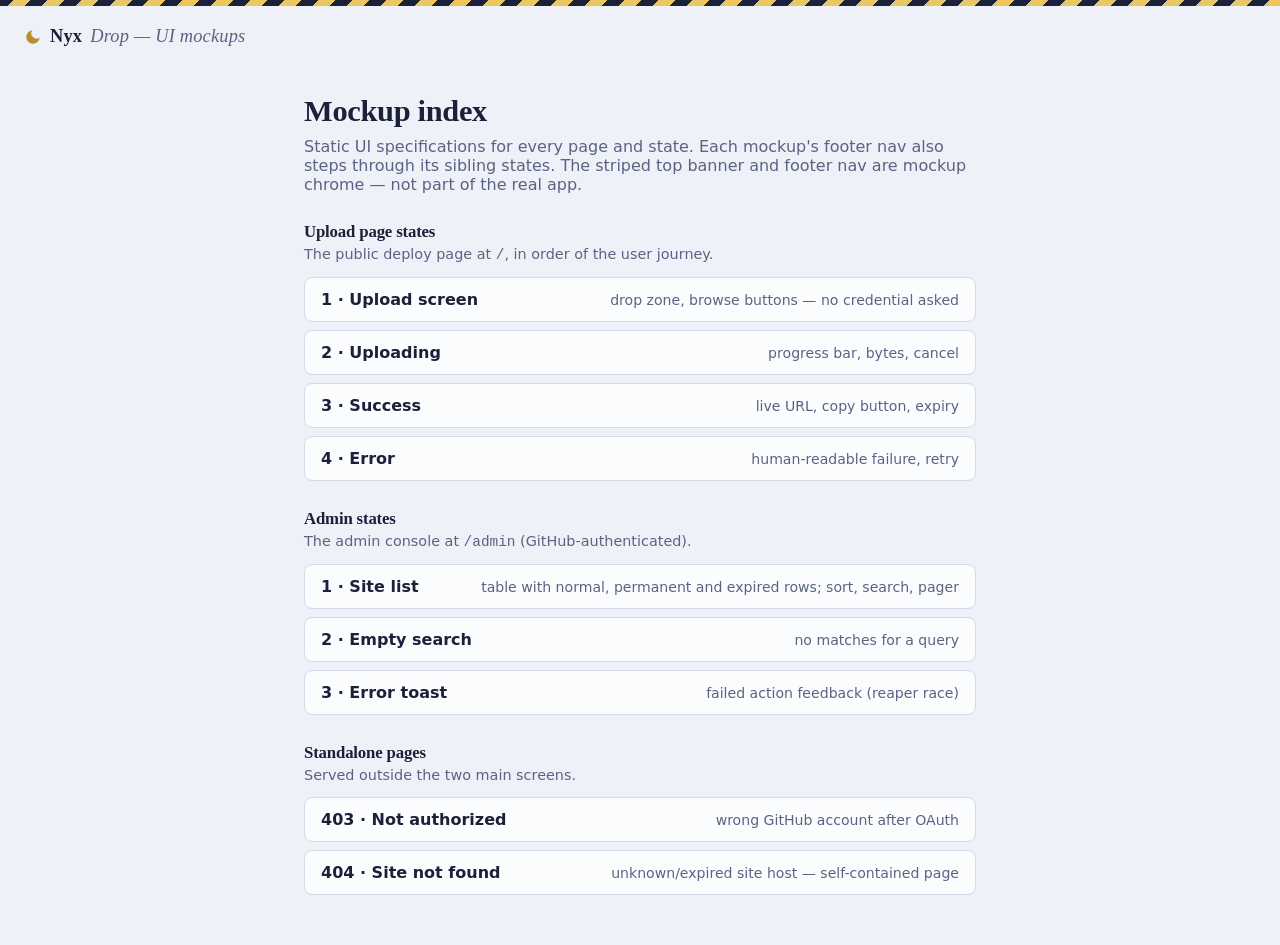
<file: docs/implementation/ui-mockups/index.html>
<!DOCTYPE html>
<html lang="en">
<head>
<meta charset="utf-8">
<meta name="viewport" content="width=device-width, initial-scale=1">
<title>Nyx Drop — UI mockup index</title>
<link rel="stylesheet" href="mockup.css">
<style>
  .group { margin-bottom: 28px; }
  .group h2 { font-size: 1.05rem; margin: 0 0 4px; }
  .group .desc { color: var(--muted); font-size: 0.9rem; margin: 0 0 14px; }
  ul.mocklist { list-style: none; margin: 0; padding: 0; display: flex; flex-direction: column; gap: 8px; }
  ul.mocklist li a {
    display: flex; justify-content: space-between; align-items: baseline; gap: 16px;
    padding: 12px 16px; border: 1px solid var(--border); border-radius: 8px;
    background: var(--surface); color: var(--text); text-decoration: none;
  }
  ul.mocklist li a:hover { border-color: var(--moon); }
  ul.mocklist .name { font-weight: 600; white-space: nowrap; }
  ul.mocklist .what { color: var(--muted); font-size: 0.88rem; text-align: right; }
</style>
</head>
<body>
<div class="mock-banner"></div>
<header><div class="wordmark"><svg class="logo" viewBox="0 0 24 24" aria-hidden="true"><path d="M21 12.8A9 9 0 1 1 11.2 3a7 7 0 0 0 9.8 9.8z"/></svg>Nyx <span class="dim">Drop — UI mockups</span></div></header>
<main>
  <h1>Mockup index</h1>
  <p class="sub">Static UI specifications for every page and state. Each mockup's footer
  nav also steps through its sibling states. The striped top banner and footer nav are
  mockup chrome — not part of the real app.</p>

  <div class="group">
    <h2>Upload page states</h2>
    <p class="desc">The public deploy page at <code>/</code>, in order of the user journey.</p>
    <ul class="mocklist">
      <li><a href="upload-1-dropzone.html"><span class="name">1 · Upload screen</span><span class="what">drop zone, browse buttons — no credential asked</span></a></li>
      <li><a href="upload-2-progress.html"><span class="name">2 · Uploading</span><span class="what">progress bar, bytes, cancel</span></a></li>
      <li><a href="upload-3-success.html"><span class="name">3 · Success</span><span class="what">live URL, copy button, expiry</span></a></li>
      <li><a href="upload-4-error.html"><span class="name">4 · Error</span><span class="what">human-readable failure, retry</span></a></li>
    </ul>
  </div>

  <div class="group">
    <h2>Admin states</h2>
    <p class="desc">The admin console at <code>/admin</code> (GitHub-authenticated).</p>
    <ul class="mocklist">
      <li><a href="admin-1-list.html"><span class="name">1 · Site list</span><span class="what">table with normal, permanent and expired rows; sort, search, pager</span></a></li>
      <li><a href="admin-2-empty.html"><span class="name">2 · Empty search</span><span class="what">no matches for a query</span></a></li>
      <li><a href="admin-3-error.html"><span class="name">3 · Error toast</span><span class="what">failed action feedback (reaper race)</span></a></li>
    </ul>
  </div>

  <div class="group">
    <h2>Standalone pages</h2>
    <p class="desc">Served outside the two main screens.</p>
    <ul class="mocklist">
      <li><a href="unauthorized.html"><span class="name">403 · Not authorized</span><span class="what">wrong GitHub account after OAuth</span></a></li>
      <li><a href="notfound.html"><span class="name">404 · Site not found</span><span class="what">unknown/expired site host — self-contained page</span></a></li>
    </ul>
  </div>
</main>
</body>
</html>
</file>
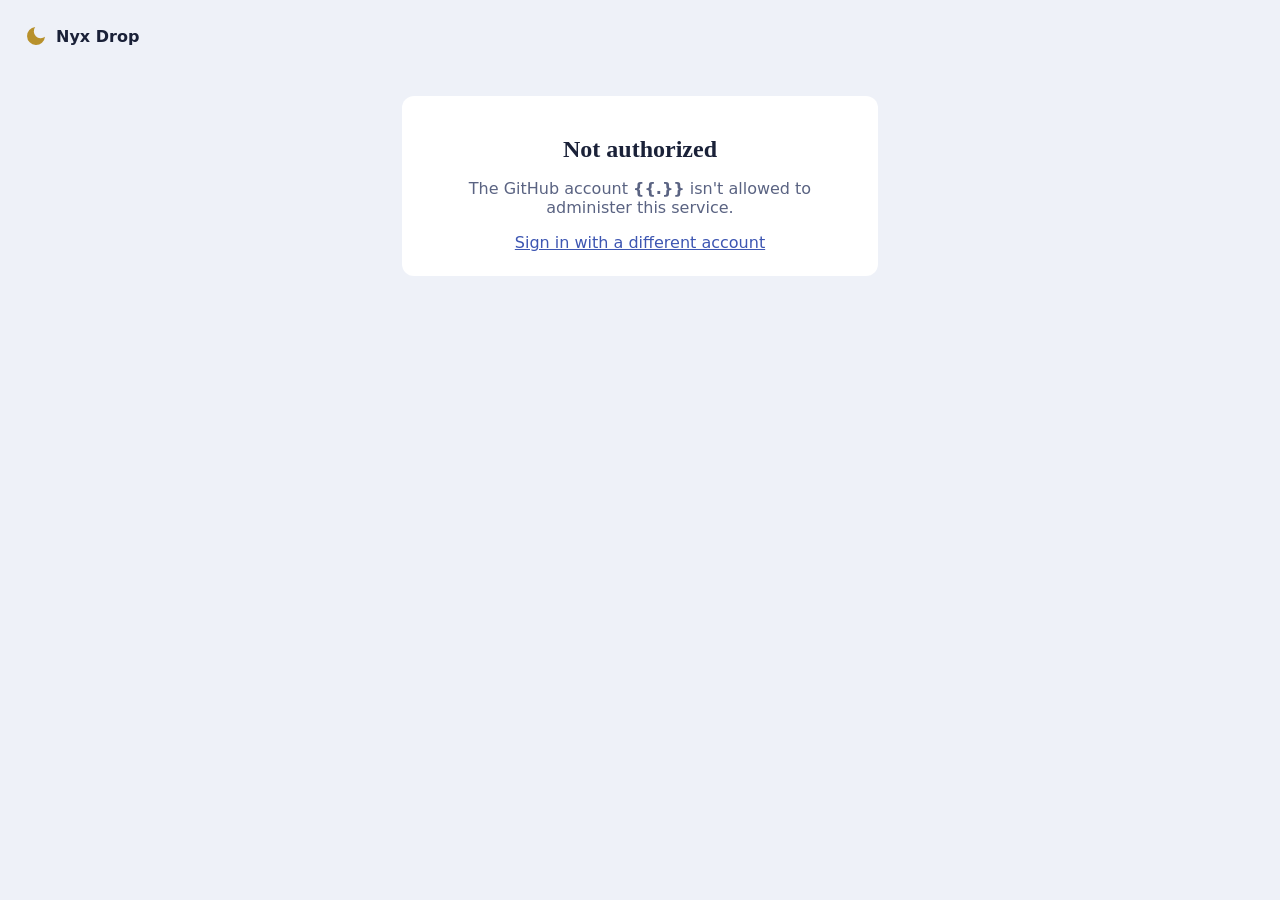
<file: web/unauthorized.html>
<!DOCTYPE html>
<html lang="en">
<head>
<meta charset="utf-8">
<meta name="viewport" content="width=device-width, initial-scale=1">
<title>Nyx Drop — Not authorized</title>
<style>
  :root {
    --bg: #eef1f8; --surface: #fff; --text: #1a2138; --muted: #5a6382; --moon: #b8912c; --link: #3d56b2;
  }
  @media (prefers-color-scheme: dark) {
    :root {
      --bg: #0c111f; --surface: #151c2f; --text: #e9ecf6; --muted: #98a1bd; --moon: #e9c763; --link: #9db0f2;
    }
  }
  body { margin: 0; padding: 24px; background: var(--bg); color: var(--text); font-family: system-ui, sans-serif; }
  header { display: flex; align-items: center; gap: 8px; font-weight: 600; }
  svg { width: 24px; height: 24px; fill: var(--moon); }
  main { max-width: 42ch; margin: 48px auto; padding: 24px; border-radius: 12px; background: var(--surface); text-align: center; }
  h1 { font: 600 1.5rem ui-serif, Georgia, serif; }
  p { color: var(--muted); overflow-wrap: anywhere; }
  a { color: var(--link); }
</style>
</head>
<body>
<header><svg viewBox="0 0 24 24" aria-hidden="true"><path d="M21 12.8A9 9 0 1 1 11.2 3a7 7 0 0 0 9.8 9.8z"/></svg>Nyx Drop</header>
<main>
  <h1>Not authorized</h1>
  <p>The GitHub account <strong>{{.}}</strong> isn't allowed to administer this service.</p>
  <a href="/auth/login">Sign in with a different account</a>
</main>
</body>
</html>
</file>
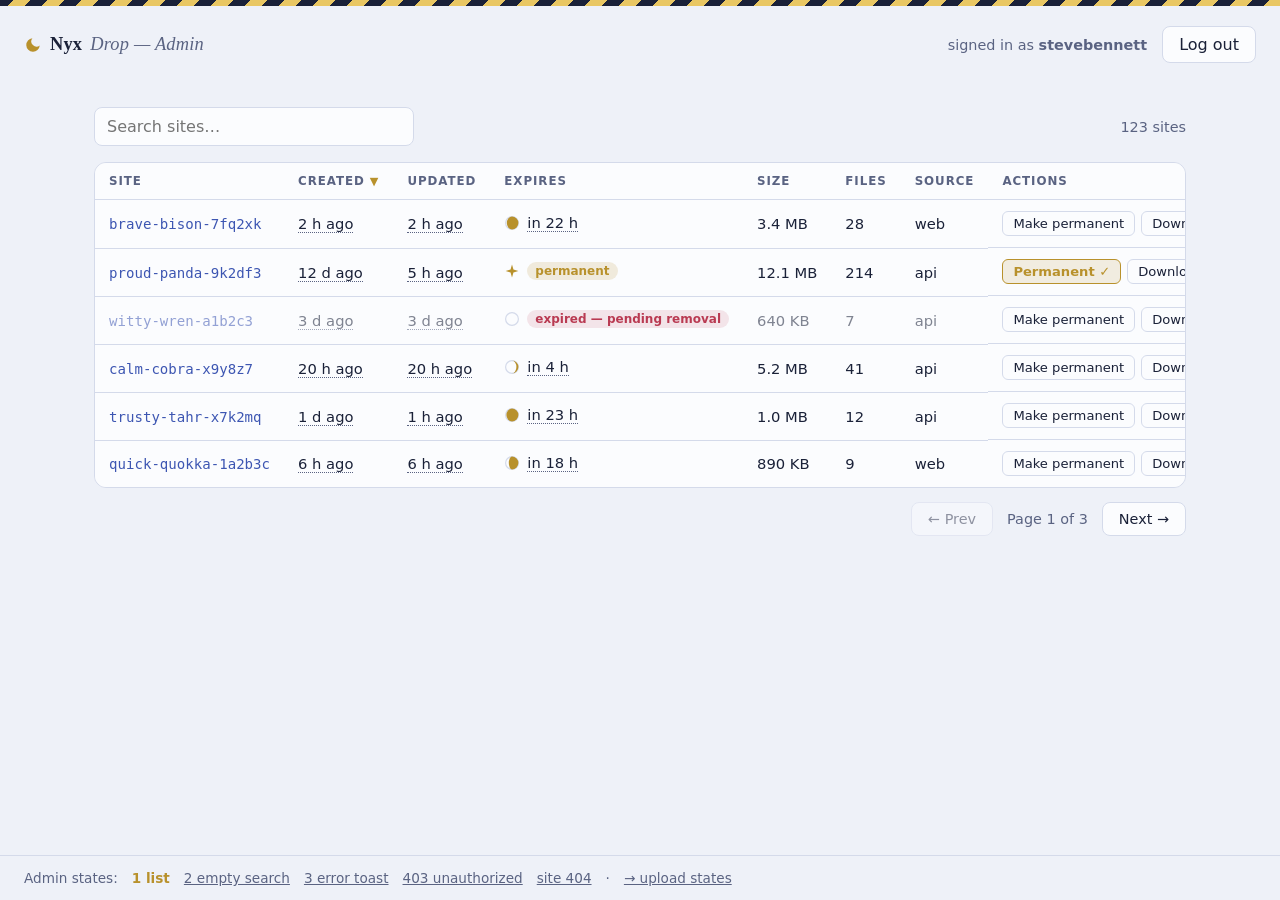
<file: docs/implementation/ui-mockups/admin-1-list.html>
<!DOCTYPE html>
<html lang="en">
<head>
<meta charset="utf-8">
<meta name="viewport" content="width=device-width, initial-scale=1">
<title>Nyx Drop — mockup: admin site list</title>
<link rel="stylesheet" href="mockup.css">
</head>
<body>
<div class="mock-banner"></div>
<header class="admin-header">
  <div class="wordmark"><svg class="logo" viewBox="0 0 24 24" aria-hidden="true"><path d="M21 12.8A9 9 0 1 1 11.2 3a7 7 0 0 0 9.8 9.8z"/></svg>Nyx <span class="dim">Drop — Admin</span></div>
  <div>
    <span class="who">signed in as <strong>stevebennett</strong></span>
    <button type="button">Log out</button>
  </div>
</header>
<main class="wide">
  <div class="toolbar">
    <input class="search" type="search" placeholder="Search sites…" aria-label="Search sites">
    <span class="count">123 sites</span>
  </div>

  <div class="table-wrap">
    <table class="sites">
      <thead>
        <tr>
          <th class="sortable">Site</th>
          <th class="sortable">Created <span class="arrow">▼</span></th>
          <th>Updated</th>
          <th class="sortable">Expires</th>
          <th>Size</th>
          <th>Files</th>
          <th>Source</th>
          <th>Actions</th>
        </tr>
      </thead>
      <tbody>
        <tr>
          <td><a class="slug" href="#" target="_blank">brave-bison-7fq2xk</a></td>
          <td><span class="rel" title="2026-07-09T10:12:44Z">2 h ago</span></td>
          <td><span class="rel" title="2026-07-09T10:12:44Z">2 h ago</span></td>
          <td><span class="life"><svg class="moon" viewBox="0 0 20 20" aria-hidden="true"><circle class="disc" cx="10" cy="10" r="8"/><path class="lit" d="M10 2 A8 8 0 0 1 10 18 A6.5 8 0 0 1 10 2"/></svg><span class="rel" title="2026-07-10T10:12:44Z">in 22 h</span></span></td>
          <td class="num">3.4 MB</td>
          <td class="num">28</td>
          <td>web</td>
          <td class="actions">
            <button type="button" class="btn-sm">Make permanent</button>
            <a class="btn btn-sm" href="#">Download</a>
            <button type="button" class="btn-sm btn-danger">Delete</button>
          </td>
        </tr>
        <tr>
          <td><a class="slug" href="#" target="_blank">proud-panda-9k2df3</a></td>
          <td><span class="rel" title="2026-06-27T08:00:12Z">12 d ago</span></td>
          <td><span class="rel" title="2026-07-09T07:31:02Z">5 h ago</span></td>
          <td><span class="life"><svg class="moon star" viewBox="0 0 20 20" aria-hidden="true"><path class="lit" d="M10 2 L11.8 8.2 18 10 11.8 11.8 10 18 8.2 11.8 2 10 8.2 8.2 Z"/></svg><span class="badge permanent">permanent</span></span></td>
          <td class="num">12.1 MB</td>
          <td class="num">214</td>
          <td>api</td>
          <td class="actions">
            <button type="button" class="btn-sm btn-pinned">Permanent ✓</button>
            <a class="btn btn-sm" href="#">Download</a>
            <button type="button" class="btn-sm btn-danger">Delete</button>
          </td>
        </tr>
        <tr class="dimmed">
          <td><a class="slug" href="#" target="_blank">witty-wren-a1b2c3</a></td>
          <td><span class="rel" title="2026-07-06T09:44:00Z">3 d ago</span></td>
          <td><span class="rel" title="2026-07-06T09:44:00Z">3 d ago</span></td>
          <td class="keep"><span class="life"><svg class="moon dark" viewBox="0 0 20 20" aria-hidden="true"><circle class="disc" cx="10" cy="10" r="8"/></svg><span class="badge expired">expired — pending removal</span></span></td>
          <td class="num">640 KB</td>
          <td class="num">7</td>
          <td>api</td>
          <td class="actions keep">
            <button type="button" class="btn-sm">Make permanent</button>
            <a class="btn btn-sm" href="#">Download</a>
            <button type="button" class="btn-sm btn-danger">Delete</button>
          </td>
        </tr>
        <tr>
          <td><a class="slug" href="#" target="_blank">calm-cobra-x9y8z7</a></td>
          <td><span class="rel" title="2026-07-08T16:20:31Z">20 h ago</span></td>
          <td><span class="rel" title="2026-07-08T16:20:31Z">20 h ago</span></td>
          <td><span class="life"><svg class="moon" viewBox="0 0 20 20" aria-hidden="true"><circle class="disc" cx="10" cy="10" r="8"/><path class="lit" d="M10 2 A8 8 0 0 1 10 18 A5.5 8 0 0 0 10 2"/></svg><span class="rel" title="2026-07-09T16:20:31Z">in 4 h</span></span></td>
          <td class="num">5.2 MB</td>
          <td class="num">41</td>
          <td>api</td>
          <td class="actions">
            <button type="button" class="btn-sm">Make permanent</button>
            <a class="btn btn-sm" href="#">Download</a>
            <button type="button" class="btn-sm btn-danger">Delete</button>
          </td>
        </tr>
        <tr>
          <td><a class="slug" href="#" target="_blank">trusty-tahr-x7k2mq</a></td>
          <td><span class="rel" title="2026-07-08T12:00:00Z">1 d ago</span></td>
          <td><span class="rel" title="2026-07-09T11:02:13Z">1 h ago</span></td>
          <td><span class="life"><svg class="moon" viewBox="0 0 20 20" aria-hidden="true"><circle class="disc" cx="10" cy="10" r="8"/><path class="lit" d="M10 2 A8 8 0 0 1 10 18 A7 8 0 0 1 10 2"/></svg><span class="rel" title="2026-07-10T11:02:13Z">in 23 h</span></span></td>
          <td class="num">1.0 MB</td>
          <td class="num">12</td>
          <td>api</td>
          <td class="actions">
            <button type="button" class="btn-sm">Make permanent</button>
            <a class="btn btn-sm" href="#">Download</a>
            <button type="button" class="btn-sm btn-danger">Delete</button>
          </td>
        </tr>
        <tr>
          <td><a class="slug" href="#" target="_blank">quick-quokka-1a2b3c</a></td>
          <td><span class="rel" title="2026-07-09T06:05:58Z">6 h ago</span></td>
          <td><span class="rel" title="2026-07-09T06:05:58Z">6 h ago</span></td>
          <td><span class="life"><svg class="moon" viewBox="0 0 20 20" aria-hidden="true"><circle class="disc" cx="10" cy="10" r="8"/><path class="lit" d="M10 2 A8 8 0 0 1 10 18 A4 8 0 0 1 10 2"/></svg><span class="rel" title="2026-07-10T06:05:58Z">in 18 h</span></span></td>
          <td class="num">890 KB</td>
          <td class="num">9</td>
          <td>web</td>
          <td class="actions">
            <button type="button" class="btn-sm">Make permanent</button>
            <a class="btn btn-sm" href="#">Download</a>
            <button type="button" class="btn-sm btn-danger">Delete</button>
          </td>
        </tr>
      </tbody>
    </table>
  </div>

  <div class="pager">
    <button type="button" disabled>← Prev</button>
    <span>Page 1 of 3</span>
    <button type="button">Next →</button>
  </div>
</main>
<nav class="mock-nav">
  <span>Admin states:</span>
  <a class="current" href="admin-1-list.html">1 list</a>
  <a href="admin-2-empty.html">2 empty search</a>
  <a href="admin-3-error.html">3 error toast</a>
  <a href="unauthorized.html">403 unauthorized</a>
  <a href="notfound.html">site 404</a>
  <span>·</span>
  <a href="upload-1-dropzone.html">→ upload states</a>
</nav>
</body>
</html>
</file>
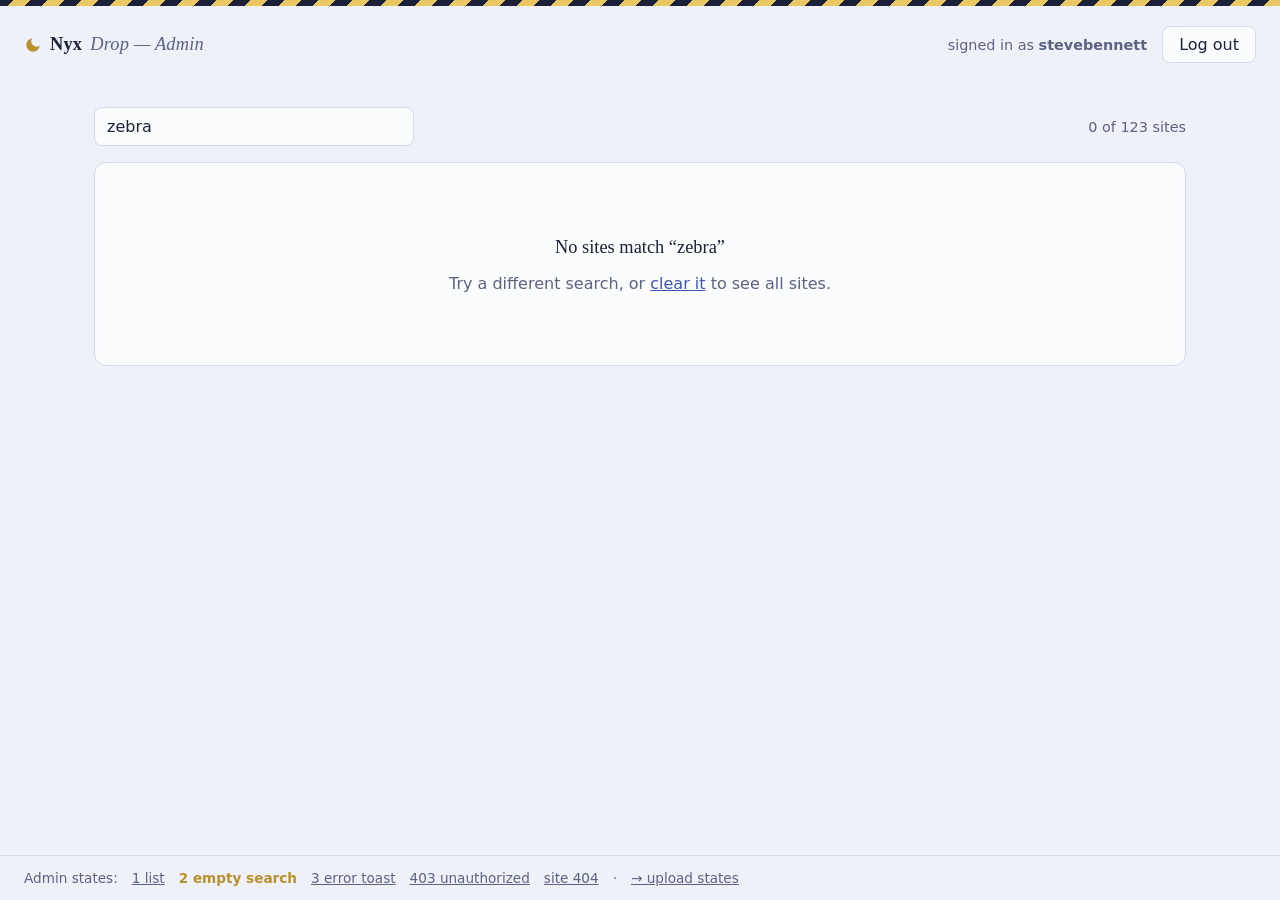
<file: docs/implementation/ui-mockups/admin-2-empty.html>
<!DOCTYPE html>
<html lang="en">
<head>
<meta charset="utf-8">
<meta name="viewport" content="width=device-width, initial-scale=1">
<title>Nyx Drop — mockup: admin empty search</title>
<link rel="stylesheet" href="mockup.css">
</head>
<body>
<div class="mock-banner"></div>
<header class="admin-header">
  <div class="wordmark"><svg class="logo" viewBox="0 0 24 24" aria-hidden="true"><path d="M21 12.8A9 9 0 1 1 11.2 3a7 7 0 0 0 9.8 9.8z"/></svg>Nyx <span class="dim">Drop — Admin</span></div>
  <div>
    <span class="who">signed in as <strong>stevebennett</strong></span>
    <button type="button">Log out</button>
  </div>
</header>
<main class="wide">
  <div class="toolbar">
    <input class="search" type="search" value="zebra" aria-label="Search sites">
    <span class="count">0 of 123 sites</span>
  </div>

  <div class="table-wrap">
    <div class="empty">
      <p class="big">No sites match “zebra”</p>
      <p>Try a different search, or <a href="#">clear it</a> to see all sites.</p>
    </div>
  </div>
</main>
<nav class="mock-nav">
  <span>Admin states:</span>
  <a href="admin-1-list.html">1 list</a>
  <a class="current" href="admin-2-empty.html">2 empty search</a>
  <a href="admin-3-error.html">3 error toast</a>
  <a href="unauthorized.html">403 unauthorized</a>
  <a href="notfound.html">site 404</a>
  <span>·</span>
  <a href="upload-1-dropzone.html">→ upload states</a>
</nav>
</body>
</html>
</file>
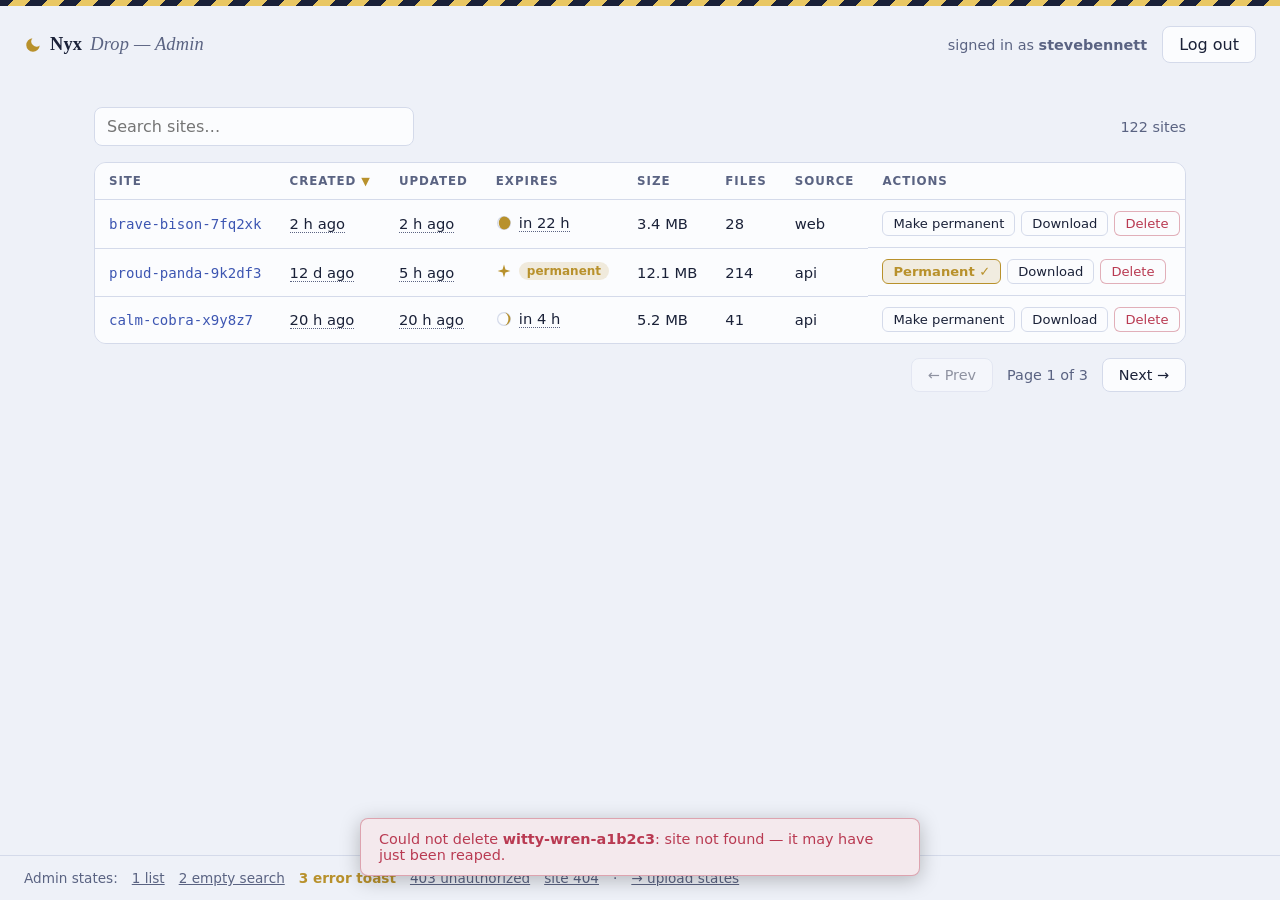
<file: docs/implementation/ui-mockups/admin-3-error.html>
<!DOCTYPE html>
<html lang="en">
<head>
<meta charset="utf-8">
<meta name="viewport" content="width=device-width, initial-scale=1">
<title>Nyx Drop — mockup: admin error toast</title>
<link rel="stylesheet" href="mockup.css">
</head>
<body>
<div class="mock-banner"></div>
<header class="admin-header">
  <div class="wordmark"><svg class="logo" viewBox="0 0 24 24" aria-hidden="true"><path d="M21 12.8A9 9 0 1 1 11.2 3a7 7 0 0 0 9.8 9.8z"/></svg>Nyx <span class="dim">Drop — Admin</span></div>
  <div>
    <span class="who">signed in as <strong>stevebennett</strong></span>
    <button type="button">Log out</button>
  </div>
</header>
<main class="wide">
  <div class="toolbar">
    <input class="search" type="search" placeholder="Search sites…" aria-label="Search sites">
    <span class="count">122 sites</span>
  </div>

  <div class="table-wrap">
    <table class="sites">
      <thead>
        <tr>
          <th class="sortable">Site</th>
          <th class="sortable">Created <span class="arrow">▼</span></th>
          <th>Updated</th>
          <th class="sortable">Expires</th>
          <th>Size</th>
          <th>Files</th>
          <th>Source</th>
          <th>Actions</th>
        </tr>
      </thead>
      <tbody>
        <tr>
          <td><a class="slug" href="#" target="_blank">brave-bison-7fq2xk</a></td>
          <td><span class="rel" title="2026-07-09T10:12:44Z">2 h ago</span></td>
          <td><span class="rel" title="2026-07-09T10:12:44Z">2 h ago</span></td>
          <td><span class="life"><svg class="moon" viewBox="0 0 20 20" aria-hidden="true"><circle class="disc" cx="10" cy="10" r="8"/><path class="lit" d="M10 2 A8 8 0 0 1 10 18 A6.5 8 0 0 1 10 2"/></svg><span class="rel" title="2026-07-10T10:12:44Z">in 22 h</span></span></td>
          <td class="num">3.4 MB</td>
          <td class="num">28</td>
          <td>web</td>
          <td class="actions">
            <button type="button" class="btn-sm">Make permanent</button>
            <a class="btn btn-sm" href="#">Download</a>
            <button type="button" class="btn-sm btn-danger">Delete</button>
          </td>
        </tr>
        <tr>
          <td><a class="slug" href="#" target="_blank">proud-panda-9k2df3</a></td>
          <td><span class="rel" title="2026-06-27T08:00:12Z">12 d ago</span></td>
          <td><span class="rel" title="2026-07-09T07:31:02Z">5 h ago</span></td>
          <td><span class="life"><svg class="moon star" viewBox="0 0 20 20" aria-hidden="true"><path class="lit" d="M10 2 L11.8 8.2 18 10 11.8 11.8 10 18 8.2 11.8 2 10 8.2 8.2 Z"/></svg><span class="badge permanent">permanent</span></span></td>
          <td class="num">12.1 MB</td>
          <td class="num">214</td>
          <td>api</td>
          <td class="actions">
            <button type="button" class="btn-sm btn-pinned">Permanent ✓</button>
            <a class="btn btn-sm" href="#">Download</a>
            <button type="button" class="btn-sm btn-danger">Delete</button>
          </td>
        </tr>
        <tr>
          <td><a class="slug" href="#" target="_blank">calm-cobra-x9y8z7</a></td>
          <td><span class="rel" title="2026-07-08T16:20:31Z">20 h ago</span></td>
          <td><span class="rel" title="2026-07-08T16:20:31Z">20 h ago</span></td>
          <td><span class="life"><svg class="moon" viewBox="0 0 20 20" aria-hidden="true"><circle class="disc" cx="10" cy="10" r="8"/><path class="lit" d="M10 2 A8 8 0 0 1 10 18 A5.5 8 0 0 0 10 2"/></svg><span class="rel" title="2026-07-09T16:20:31Z">in 4 h</span></span></td>
          <td class="num">5.2 MB</td>
          <td class="num">41</td>
          <td>api</td>
          <td class="actions">
            <button type="button" class="btn-sm">Make permanent</button>
            <a class="btn btn-sm" href="#">Download</a>
            <button type="button" class="btn-sm btn-danger">Delete</button>
          </td>
        </tr>
      </tbody>
    </table>
  </div>

  <div class="pager">
    <button type="button" disabled>← Prev</button>
    <span>Page 1 of 3</span>
    <button type="button">Next →</button>
  </div>

  <div class="toast" role="alert">
    Could not delete <strong>witty-wren-a1b2c3</strong>: site not found — it may have just been reaped.
  </div>
</main>
<nav class="mock-nav">
  <span>Admin states:</span>
  <a href="admin-1-list.html">1 list</a>
  <a href="admin-2-empty.html">2 empty search</a>
  <a class="current" href="admin-3-error.html">3 error toast</a>
  <a href="unauthorized.html">403 unauthorized</a>
  <a href="notfound.html">site 404</a>
  <span>·</span>
  <a href="upload-1-dropzone.html">→ upload states</a>
</nav>
</body>
</html>
</file>
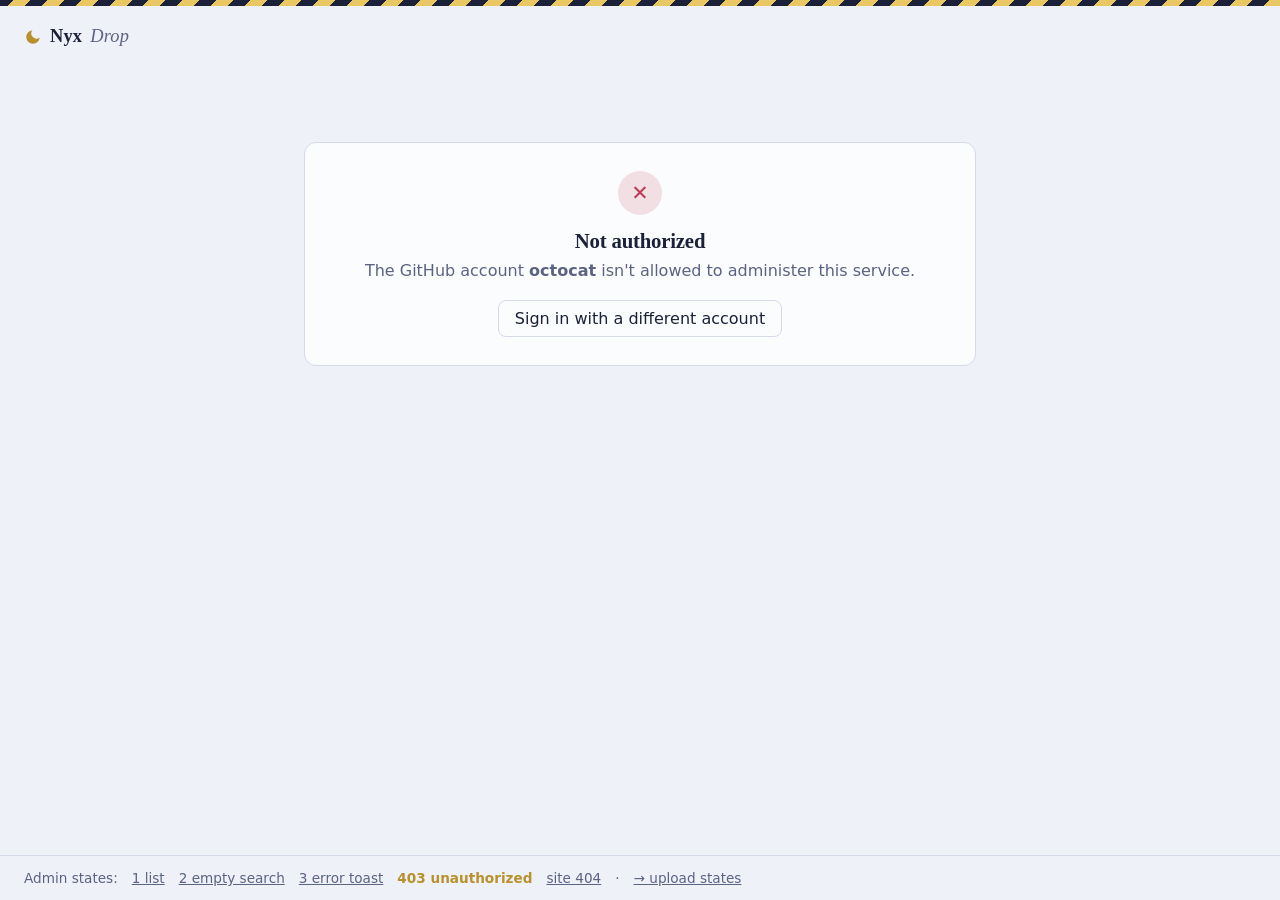
<file: docs/implementation/ui-mockups/unauthorized.html>
<!DOCTYPE html>
<html lang="en">
<head>
<meta charset="utf-8">
<meta name="viewport" content="width=device-width, initial-scale=1">
<title>Nyx Drop — mockup: not authorized</title>
<link rel="stylesheet" href="mockup.css">
</head>
<body>
<div class="mock-banner"></div>
<header><div class="wordmark"><svg class="logo" viewBox="0 0 24 24" aria-hidden="true"><path d="M21 12.8A9 9 0 1 1 11.2 3a7 7 0 0 0 9.8 9.8z"/></svg>Nyx <span class="dim">Drop</span></div></header>
<main>
  <div class="card center" style="margin-top: 48px">
    <div class="status-icon err">✕</div>
    <h1 style="font-size: 1.3rem">Not authorized</h1>
    <p class="sub" style="margin-bottom: 20px">
      The GitHub account <strong>octocat</strong> isn't allowed to administer this service.
    </p>
    <a class="btn" href="#">Sign in with a different account</a>
  </div>
</main>
<nav class="mock-nav">
  <span>Admin states:</span>
  <a href="admin-1-list.html">1 list</a>
  <a href="admin-2-empty.html">2 empty search</a>
  <a href="admin-3-error.html">3 error toast</a>
  <a class="current" href="unauthorized.html">403 unauthorized</a>
  <a href="notfound.html">site 404</a>
  <span>·</span>
  <a href="upload-1-dropzone.html">→ upload states</a>
</nav>
</body>
</html>
</file>
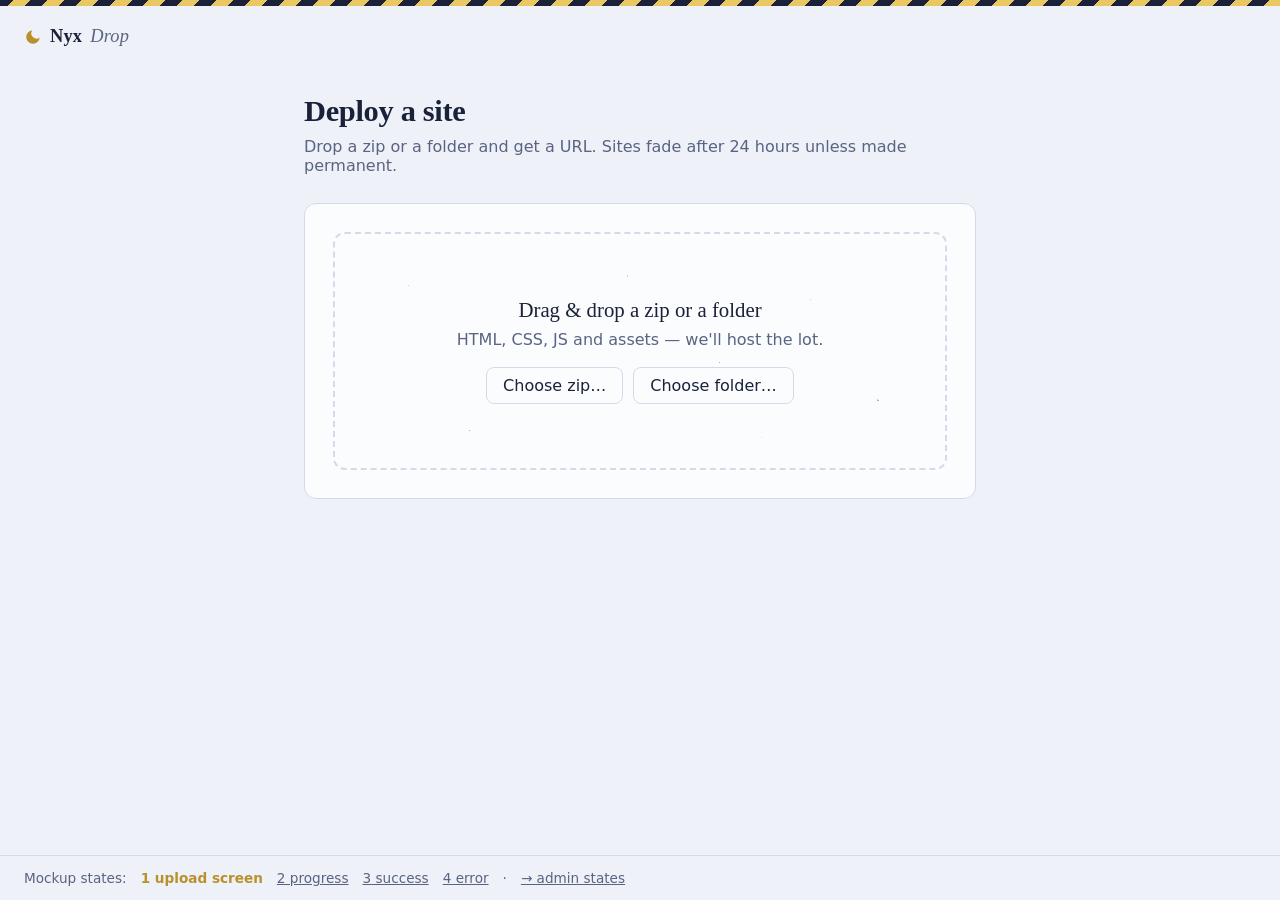
<file: docs/implementation/ui-mockups/upload-1-dropzone.html>
<!DOCTYPE html>
<html lang="en">
<head>
<meta charset="utf-8">
<meta name="viewport" content="width=device-width, initial-scale=1">
<title>Nyx Drop — mockup: upload screen</title>
<link rel="stylesheet" href="mockup.css">
</head>
<body>
<div class="mock-banner"></div>
<header><div class="wordmark"><svg class="logo" viewBox="0 0 24 24" aria-hidden="true"><path d="M21 12.8A9 9 0 1 1 11.2 3a7 7 0 0 0 9.8 9.8z"/></svg>Nyx <span class="dim">Drop</span></div></header>
<main>
  <h1>Deploy a site</h1>
  <p class="sub">Drop a zip or a folder and get a URL. Sites fade after 24 hours unless made permanent.</p>

  <div class="card">
    <div class="dropzone" id="dropzone">
      <p class="big">Drag &amp; drop a zip or a folder</p>
      <p>HTML, CSS, JS and assets — we'll host the lot.</p>
      <div class="browse-row">
        <button type="button">Choose zip…</button>
        <button type="button">Choose folder…</button>
      </div>
    </div>
  </div>
</main>
<nav class="mock-nav">
  <span>Mockup states:</span>
  <a class="current" href="upload-1-dropzone.html">1 upload screen</a>
  <a href="upload-2-progress.html">2 progress</a>
  <a href="upload-3-success.html">3 success</a>
  <a href="upload-4-error.html">4 error</a>
  <span>·</span>
  <a href="admin-1-list.html">→ admin states</a>
</nav>
<script>
// Mockup-only: demonstrate the dragover affordance the real page must implement.
const dz = document.getElementById("dropzone");
dz.addEventListener("dragenter", (e) => { e.preventDefault(); dz.classList.add("dragover"); });
dz.addEventListener("dragover", (e) => e.preventDefault());
dz.addEventListener("dragleave", () => dz.classList.remove("dragover"));
dz.addEventListener("drop", (e) => { e.preventDefault(); dz.classList.remove("dragover"); });
</script>
</body>
</html>
</file>
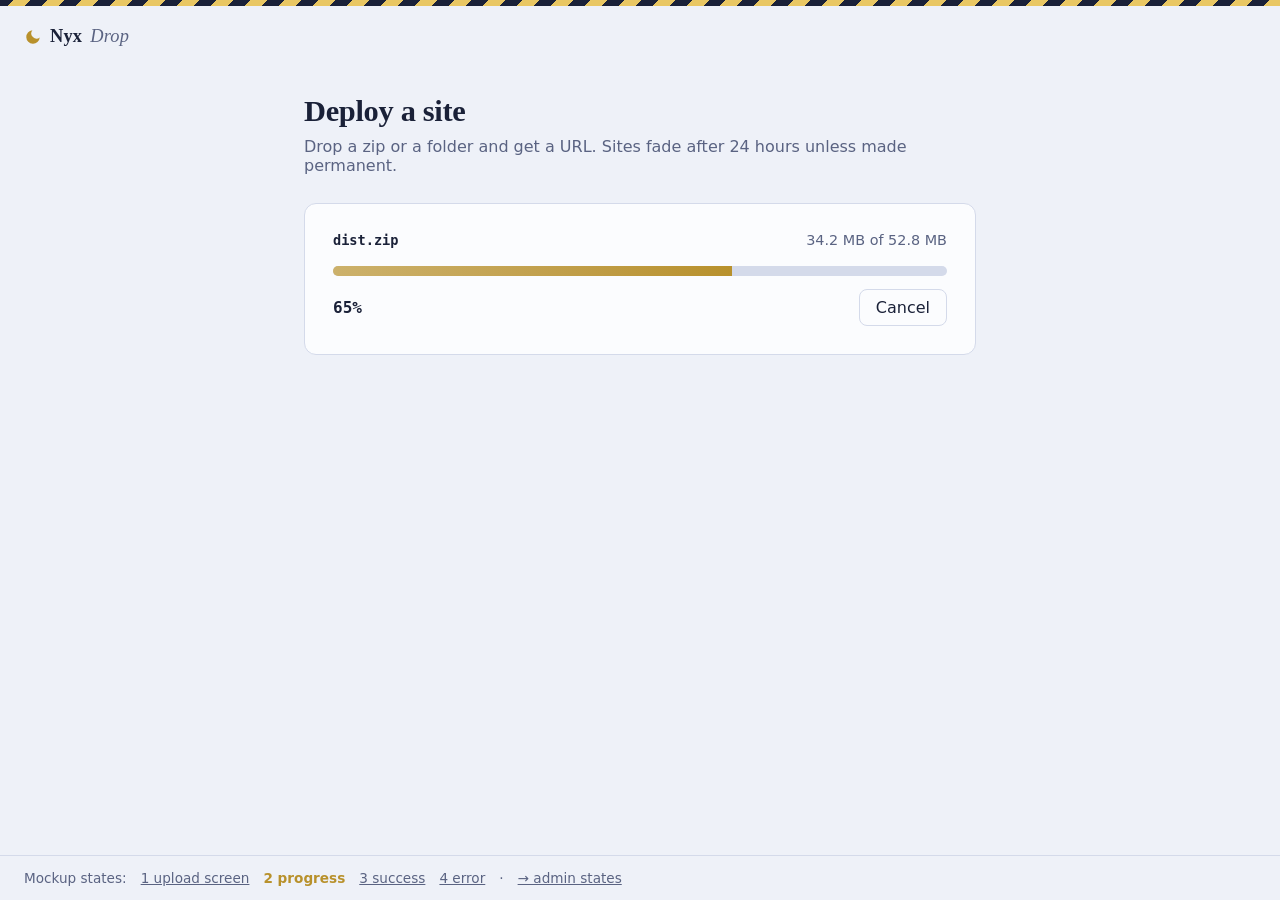
<file: docs/implementation/ui-mockups/upload-2-progress.html>
<!DOCTYPE html>
<html lang="en">
<head>
<meta charset="utf-8">
<meta name="viewport" content="width=device-width, initial-scale=1">
<title>Nyx Drop — mockup: uploading</title>
<link rel="stylesheet" href="mockup.css">
</head>
<body>
<div class="mock-banner"></div>
<header><div class="wordmark"><svg class="logo" viewBox="0 0 24 24" aria-hidden="true"><path d="M21 12.8A9 9 0 1 1 11.2 3a7 7 0 0 0 9.8 9.8z"/></svg>Nyx <span class="dim">Drop</span></div></header>
<main>
  <h1>Deploy a site</h1>
  <p class="sub">Drop a zip or a folder and get a URL. Sites fade after 24 hours unless made permanent.</p>

  <div class="card">
    <div class="filemeta">
      <span class="name">dist.zip</span>
      <span>34.2&nbsp;MB of 52.8&nbsp;MB</span>
    </div>
    <progress class="bar" max="100" value="65"></progress>
    <div class="pct-row">
      <span class="pct">65%</span>
      <button type="button">Cancel</button>
    </div>
  </div>
</main>
<nav class="mock-nav">
  <span>Mockup states:</span>
  <a href="upload-1-dropzone.html">1 upload screen</a>
  <a class="current" href="upload-2-progress.html">2 progress</a>
  <a href="upload-3-success.html">3 success</a>
  <a href="upload-4-error.html">4 error</a>
  <span>·</span>
  <a href="admin-1-list.html">→ admin states</a>
</nav>
</body>
</html>
</file>
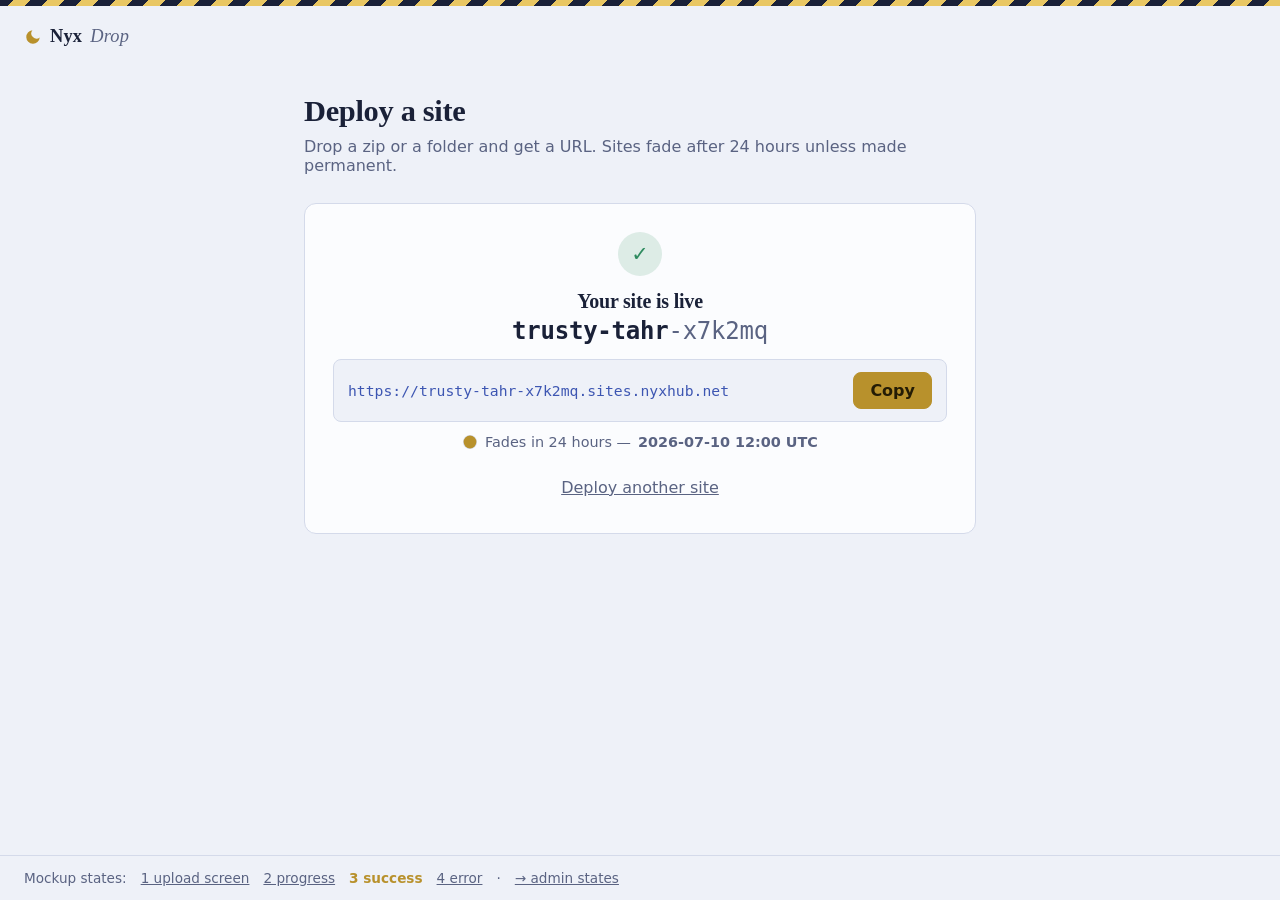
<file: docs/implementation/ui-mockups/upload-3-success.html>
<!DOCTYPE html>
<html lang="en">
<head>
<meta charset="utf-8">
<meta name="viewport" content="width=device-width, initial-scale=1">
<title>Nyx Drop — mockup: success</title>
<link rel="stylesheet" href="mockup.css">
</head>
<body>
<div class="mock-banner"></div>
<header><div class="wordmark"><svg class="logo" viewBox="0 0 24 24" aria-hidden="true"><path d="M21 12.8A9 9 0 1 1 11.2 3a7 7 0 0 0 9.8 9.8z"/></svg>Nyx <span class="dim">Drop</span></div></header>
<main>
  <h1>Deploy a site</h1>
  <p class="sub">Drop a zip or a folder and get a URL. Sites fade after 24 hours unless made permanent.</p>

  <div class="card center">
    <div class="status-icon ok">✓</div>
    <h2 style="margin:0 0 4px">Your site is live</h2>
    <p class="slugline">trusty-tahr<span class="suffix">-x7k2mq</span></p>

    <div class="url-box">
      <a href="https://trusty-tahr-x7k2mq.sites.nyxhub.net" target="_blank" rel="noopener">https://trusty-tahr-x7k2mq.sites.nyxhub.net</a>
      <button type="button" class="btn-primary" id="copy">Copy</button>
    </div>

    <p class="expiry"><svg class="moon" viewBox="0 0 20 20" aria-hidden="true"><circle class="disc" cx="10" cy="10" r="8"/><circle class="lit" cx="10" cy="10" r="8"/></svg> Fades in 24 hours — <strong>2026-07-10 12:00 UTC</strong></p>

    <div><button type="button" class="btn-quiet">Deploy another site</button></div>
  </div>
</main>
<nav class="mock-nav">
  <span>Mockup states:</span>
  <a href="upload-1-dropzone.html">1 upload screen</a>
  <a href="upload-2-progress.html">2 progress</a>
  <a class="current" href="upload-3-success.html">3 success</a>
  <a href="upload-4-error.html">4 error</a>
  <span>·</span>
  <a href="admin-1-list.html">→ admin states</a>
</nav>
<script>
// Mockup-only: copy-button feedback the real page must implement.
const btn = document.getElementById("copy");
btn.addEventListener("click", () => {
  navigator.clipboard?.writeText("https://trusty-tahr-x7k2mq.sites.nyxhub.net");
  btn.textContent = "Copied ✓";
  setTimeout(() => (btn.textContent = "Copy"), 1500);
});
</script>
</body>
</html>
</file>
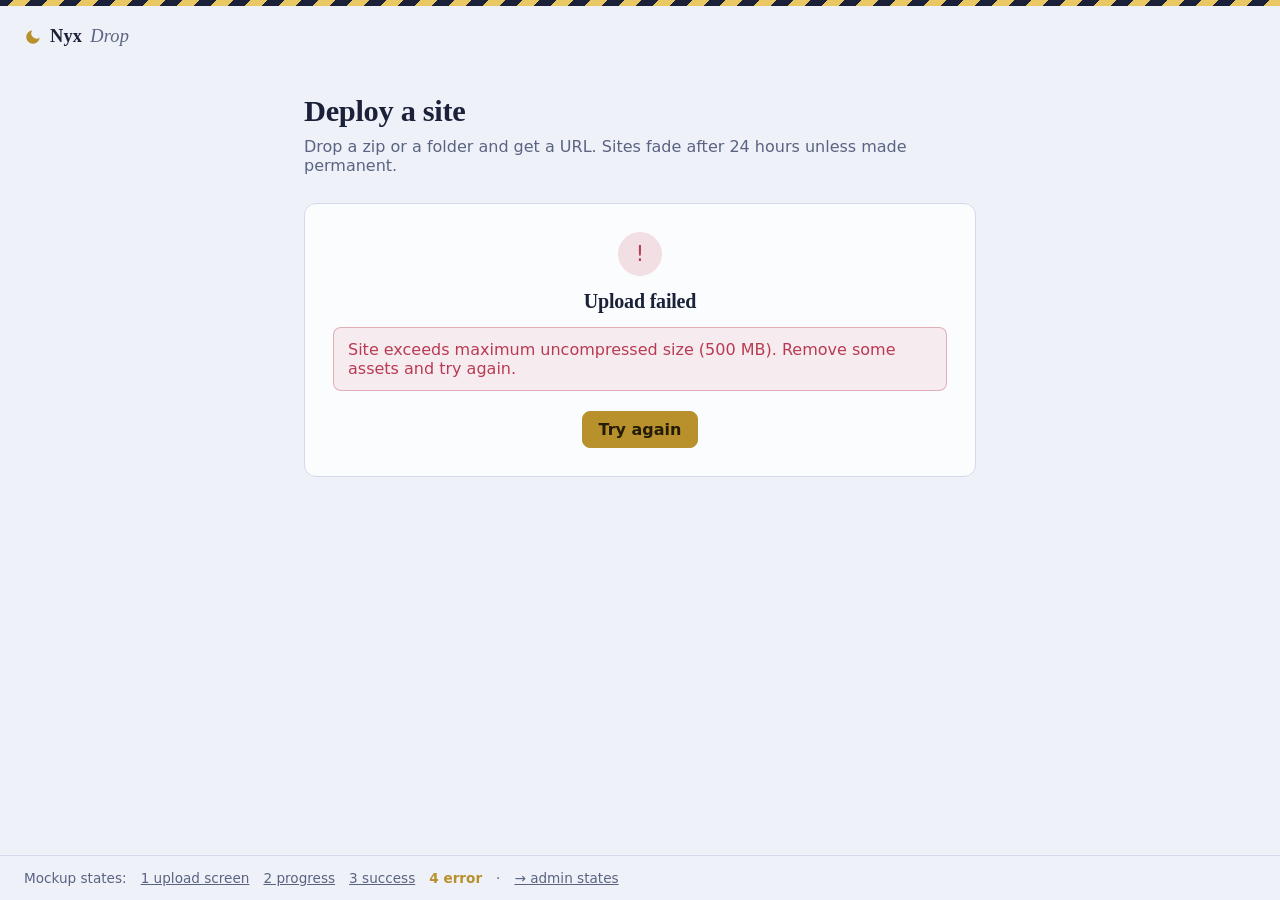
<file: docs/implementation/ui-mockups/upload-4-error.html>
<!DOCTYPE html>
<html lang="en">
<head>
<meta charset="utf-8">
<meta name="viewport" content="width=device-width, initial-scale=1">
<title>Nyx Drop — mockup: upload failed</title>
<link rel="stylesheet" href="mockup.css">
</head>
<body>
<div class="mock-banner"></div>
<header><div class="wordmark"><svg class="logo" viewBox="0 0 24 24" aria-hidden="true"><path d="M21 12.8A9 9 0 1 1 11.2 3a7 7 0 0 0 9.8 9.8z"/></svg>Nyx <span class="dim">Drop</span></div></header>
<main>
  <h1>Deploy a site</h1>
  <p class="sub">Drop a zip or a folder and get a URL. Sites fade after 24 hours unless made permanent.</p>

  <div class="card center">
    <div class="status-icon err">!</div>
    <h2 style="margin:0 0 14px">Upload failed</h2>
    <p class="error-msg">Site exceeds maximum uncompressed size (500&nbsp;MB). Remove some assets and try again.</p>
    <button type="button" class="btn-primary">Try again</button>
  </div>
</main>
<nav class="mock-nav">
  <span>Mockup states:</span>
  <a href="upload-1-dropzone.html">1 upload screen</a>
  <a href="upload-2-progress.html">2 progress</a>
  <a href="upload-3-success.html">3 success</a>
  <a class="current" href="upload-4-error.html">4 error</a>
  <span>·</span>
  <a href="admin-1-list.html">→ admin states</a>
</nav>
</body>
</html>
</file>
<file: docs/implementation/ui-mockups/mockup.css>
/* Nyx Drop — UI design system ("dusk").
   Mirrors the intended web/static/app.css.

   Identity: Nyx is night. Sites are ephemeral — they rise on animal-named
   subdomains and fade after 24 hours. The palette is dusk indigo with a
   moon-gold accent; headings are serif; slugs and URLs are monospace and
   celebrated. The signature component is the "lifetime moon": remaining TTL
   drawn as a waning moon phase (permanent sites are a fixed star). */

:root {
  /* dawn (light) */
  --bg: #eef1f8;
  --surface: #fbfcfe;
  --text: #1a2138;
  --muted: #5a6382;
  --border: #d4daea;
  --moon: #b8912c;          /* moon gold, darkened for light-mode contrast */
  --moon-ink: #241c05;      /* text on gold */
  --link: #3d56b2;
  --danger: #b93a52;
  --ok: #2e8b5f;
  --radius: 12px;
  --font-display: ui-serif, Georgia, "Times New Roman", serif;
  --font-ui: system-ui, -apple-system, "Segoe UI", sans-serif;
  --font-mono: ui-monospace, "SF Mono", Menlo, Consolas, monospace;
  --star-opacity: 0.35;
}

@media (prefers-color-scheme: dark) {
  :root {
    /* night (the designed-first mode) */
    --bg: #0c111f;
    --surface: #151c30;
    --text: #e9ecf6;
    --muted: #98a1bd;
    --border: #2a3350;
    --moon: #e9c763;
    --moon-ink: #241c05;
    --link: #9db0f2;
    --danger: #f28093;
    --ok: #5bc78e;
    --star-opacity: 0.9;
  }
}

* { box-sizing: border-box; }

body {
  margin: 0;
  font-family: var(--font-ui);
  background: var(--bg);
  color: var(--text);
  min-height: 100vh;
  display: flex;
  flex-direction: column;
}

a { color: var(--link); }

:focus-visible { outline: 2px solid var(--moon); outline-offset: 2px; border-radius: 4px; }

/* --- wordmark --- */
header { padding: 20px 24px; }

.wordmark {
  font-family: var(--font-display);
  font-weight: 700;
  font-size: 1.15rem;
  letter-spacing: 0.01em;
  display: inline-flex;
  align-items: center;
  gap: 8px;
}
.wordmark .dim { color: var(--muted); font-weight: 400; font-style: italic; }
.logo { width: 18px; height: 18px; fill: var(--moon); flex: none; }

main {
  flex: 1;
  width: 100%;
  max-width: 720px;
  margin: 0 auto;
  padding: 24px;
}

/* --- type --- */
h1, h2 {
  font-family: var(--font-display);
  font-weight: 600;
  letter-spacing: -0.01em;
}
h1 { font-size: 1.9rem; margin: 0 0 8px; }
h2 { font-size: 1.25rem; }
.sub { color: var(--muted); margin: 0 0 28px; font-size: 1rem; }

.card {
  background: var(--surface);
  border: 1px solid var(--border);
  border-radius: var(--radius);
  padding: 28px;
}

/* --- buttons --- */
button, .btn {
  font: inherit;
  font-family: var(--font-ui);
  border-radius: 8px;
  border: 1px solid var(--border);
  background: var(--surface);
  color: var(--text);
  padding: 8px 16px;
  cursor: pointer;
  text-decoration: none;
  display: inline-block;
}
button:hover, .btn:hover { border-color: var(--moon); }

.btn-primary {
  background: var(--moon);
  border-color: var(--moon);
  color: var(--moon-ink);
  font-weight: 600;
}
.btn-primary:hover { filter: brightness(1.06); }
.btn-quiet { border: none; background: none; color: var(--muted); text-decoration: underline; padding: 8px 4px; }

/* --- drop zone: a patch of night sky --- */
.dropzone {
  position: relative;
  border: 2px dashed var(--border);
  border-radius: var(--radius);
  padding: 64px 24px;
  text-align: center;
  color: var(--muted);
  overflow: hidden;
  transition: border-color 0.15s, background 0.15s;
  background-image:
    radial-gradient(1px 1px at 12% 22%, var(--moon) 50%, transparent 51%),
    radial-gradient(1px 1px at 31% 68%, var(--text) 50%, transparent 51%),
    radial-gradient(1.5px 1.5px at 48% 18%, var(--moon) 50%, transparent 51%),
    radial-gradient(1px 1px at 63% 55%, var(--text) 50%, transparent 51%),
    radial-gradient(1px 1px at 78% 28%, var(--moon) 50%, transparent 51%),
    radial-gradient(1.5px 1.5px at 89% 71%, var(--text) 50%, transparent 51%),
    radial-gradient(1px 1px at 22% 84%, var(--text) 50%, transparent 51%),
    radial-gradient(1px 1px at 70% 87%, var(--moon) 50%, transparent 51%);
  background-repeat: no-repeat;
}
/* stars sit behind the copy and stay faint in daylight */
.dropzone { background-blend-mode: normal; }
.dropzone > * { position: relative; }
.dropzone::before {
  content: "";
  position: absolute;
  inset: 0;
  background: var(--surface);
  opacity: calc(1 - var(--star-opacity));
  pointer-events: none;
}
.dropzone.dragover {
  border-color: var(--moon);
  background-color: color-mix(in srgb, var(--moon) 8%, transparent);
  box-shadow: inset 0 0 40px color-mix(in srgb, var(--moon) 12%, transparent);
}
.dropzone .big {
  font-family: var(--font-display);
  font-size: 1.3rem;
  color: var(--text);
  margin: 0 0 8px;
}
.dropzone p { margin: 6px 0; }

.browse-row { margin-top: 18px; display: flex; gap: 10px; justify-content: center; flex-wrap: wrap; }


/* --- forms --- */
.field { display: flex; flex-direction: column; gap: 8px; margin-bottom: 18px; }
.field label { font-weight: 600; font-size: 0.9rem; }
.field input {
  font: inherit;
  padding: 10px 12px;
  border-radius: 8px;
  border: 1px solid var(--border);
  background: var(--bg);
  color: var(--text);
}
.field input:focus { outline: 2px solid var(--moon); outline-offset: 0; border-color: transparent; }
.hint { font-size: 0.85rem; color: var(--muted); }

/* --- progress --- */
.filemeta { display: flex; justify-content: space-between; color: var(--muted); font-size: 0.9rem; margin-bottom: 10px; }
.filemeta .name { color: var(--text); font-weight: 600; font-family: var(--font-mono); font-size: 0.85rem; }
progress.bar {
  width: 100%;
  height: 10px;
  appearance: none;
  -webkit-appearance: none;
  border: none;
  border-radius: 999px;
  overflow: hidden;
  background: var(--border);
}
progress.bar::-webkit-progress-bar { background: var(--border); }
progress.bar::-webkit-progress-value {
  background: linear-gradient(90deg, color-mix(in srgb, var(--moon) 70%, var(--surface)), var(--moon));
}
progress.bar::-moz-progress-bar { background: var(--moon); }
.pct-row { display: flex; justify-content: space-between; align-items: center; margin-top: 12px; }
.pct { font-variant-numeric: tabular-nums; font-weight: 600; font-family: var(--font-mono); }

/* --- status icons --- */
.status-icon {
  width: 44px; height: 44px;
  border-radius: 50%;
  display: flex; align-items: center; justify-content: center;
  font-size: 1.3rem;
  margin: 0 auto 14px;
}
.status-icon.ok { background: color-mix(in srgb, var(--ok) 15%, transparent); color: var(--ok); }
.status-icon.err { background: color-mix(in srgb, var(--danger) 15%, transparent); color: var(--danger); }
.center { text-align: center; }

/* --- success: the slug is the hero --- */
.slugline {
  font-family: var(--font-mono);
  font-size: 1.5rem;
  font-weight: 600;
  letter-spacing: -0.01em;
  margin: 4px 0 14px;
  overflow-wrap: anywhere;
}
.slugline .suffix { color: var(--muted); font-weight: 400; }

.url-box {
  display: flex;
  gap: 10px;
  align-items: center;
  margin: 0 0 12px;
  padding: 12px 14px;
  border: 1px solid var(--border);
  border-radius: 8px;
  background: var(--bg);
}
.url-box a {
  flex: 1;
  font-family: var(--font-mono);
  font-size: 0.92rem;
  color: var(--link);
  text-decoration: none;
  overflow-wrap: anywhere;
  text-align: left;
}
.url-box a:hover { text-decoration: underline; }

.expiry {
  color: var(--muted);
  font-size: 0.9rem;
  margin: 0 0 20px;
  display: inline-flex;
  align-items: center;
  gap: 7px;
}

.error-msg {
  color: var(--danger);
  background: color-mix(in srgb, var(--danger) 8%, transparent);
  border: 1px solid color-mix(in srgb, var(--danger) 35%, transparent);
  border-radius: 8px;
  padding: 12px 14px;
  margin: 0 0 20px;
  text-align: left;
}

/* --- the lifetime moon (signature) ---
   Remaining TTL as a waning moon: full when freshly deployed, dark when
   expired. Permanent sites show a fixed star instead. */
.moon { width: 16px; height: 16px; vertical-align: -3px; flex: none; }
.moon .disc { fill: none; stroke: var(--border); stroke-width: 1.5; }
.moon .lit { fill: var(--moon); }
.moon.star .lit { fill: var(--moon); }
.moon.dark .lit { fill: none; }

/* --- admin: header bar --- */
.admin-header {
  display: flex;
  align-items: center;
  justify-content: space-between;
  gap: 16px;
  padding: 20px 24px;
  flex-wrap: wrap;
}
.admin-header .who { color: var(--muted); font-size: 0.9rem; margin-right: 10px; }
main.wide { max-width: 1140px; }

/* --- admin: toolbar --- */
.toolbar {
  display: flex;
  gap: 12px;
  align-items: center;
  justify-content: space-between;
  margin: 0 0 16px;
  flex-wrap: wrap;
}
.search {
  font: inherit;
  padding: 9px 12px;
  border-radius: 8px;
  border: 1px solid var(--border);
  background: var(--surface);
  color: var(--text);
  width: min(320px, 100%);
}
.search:focus { outline: 2px solid var(--moon); outline-offset: 0; border-color: transparent; }
.count { color: var(--muted); font-size: 0.9rem; font-variant-numeric: tabular-nums; }

/* --- admin: table --- */
.table-wrap { overflow-x: auto; background: var(--surface); border: 1px solid var(--border); border-radius: var(--radius); }
table.sites { border-collapse: collapse; width: 100%; font-size: 0.92rem; }
.sites th, .sites td { text-align: left; padding: 11px 14px; border-bottom: 1px solid var(--border); white-space: nowrap; }
.sites tbody tr:last-child td { border-bottom: none; }
.sites th {
  font-size: 0.74rem;
  text-transform: uppercase;
  letter-spacing: 0.08em;
  color: var(--muted);
  font-weight: 600;
}
.sites th.sortable { cursor: pointer; }
.sites th.sortable:hover { color: var(--moon); }
.sites th .arrow { font-size: 0.7rem; color: var(--moon); }
.sites td.num { font-variant-numeric: tabular-nums; }
.sites a.slug {
  color: var(--link);
  text-decoration: none;
  font-family: var(--font-mono);
  font-size: 0.88rem;
}
.sites a.slug:hover { text-decoration: underline; }
.sites tr.dimmed td { opacity: 0.55; }
.sites tr.dimmed td.keep { opacity: 1; }
.rel { border-bottom: 1px dotted var(--muted); cursor: help; }
.life { display: inline-flex; align-items: center; gap: 7px; }

.badge {
  display: inline-block;
  font-size: 0.75rem;
  font-weight: 600;
  padding: 2px 8px;
  border-radius: 999px;
  vertical-align: middle;
}
.badge.permanent { background: color-mix(in srgb, var(--moon) 16%, transparent); color: var(--moon); }
.badge.expired { background: color-mix(in srgb, var(--danger) 12%, transparent); color: var(--danger); }

.actions { display: flex; gap: 6px; }
.btn-sm { padding: 4px 10px; font-size: 0.82rem; border-radius: 6px; }
.btn-danger { color: var(--danger); border-color: color-mix(in srgb, var(--danger) 40%, transparent); }
.btn-danger:hover { border-color: var(--danger); }
.btn-pinned {
  background: color-mix(in srgb, var(--moon) 14%, transparent);
  border-color: var(--moon);
  color: var(--moon);
  font-weight: 600;
}

/* --- admin: pager --- */
.pager { display: flex; align-items: center; gap: 14px; justify-content: flex-end; margin-top: 14px; color: var(--muted); font-size: 0.9rem; }
button:disabled { opacity: 0.45; cursor: not-allowed; }

/* --- admin: toast --- */
.toast {
  position: fixed;
  bottom: 24px;
  left: 50%;
  transform: translateX(-50%);
  background: color-mix(in srgb, var(--danger) 10%, var(--surface));
  border: 1px solid color-mix(in srgb, var(--danger) 40%, transparent);
  color: var(--danger);
  border-radius: 8px;
  padding: 12px 18px;
  font-size: 0.9rem;
  box-shadow: 0 4px 20px rgba(0, 0, 0, 0.25);
  max-width: min(560px, calc(100vw - 48px));
}

/* --- empty state --- */
.empty {
  text-align: center;
  color: var(--muted);
  padding: 56px 24px;
}
.empty .big { font-family: var(--font-display); font-size: 1.15rem; color: var(--text); margin-bottom: 6px; }

/* --- mockup chrome (not part of the real app) --- */
.mock-banner {
  background: repeating-linear-gradient(-45deg, #e9c763, #e9c763 12px, #1a2138 12px, #1a2138 24px);
  font-size: 0;
  height: 6px;
}
.mock-nav {
  border-top: 1px solid var(--border);
  padding: 14px 24px;
  font-size: 0.85rem;
  color: var(--muted);
  display: flex;
  gap: 14px;
  flex-wrap: wrap;
}
.mock-nav a { color: var(--muted); }
.mock-nav a.current { color: var(--moon); font-weight: 700; text-decoration: none; }
</file>
